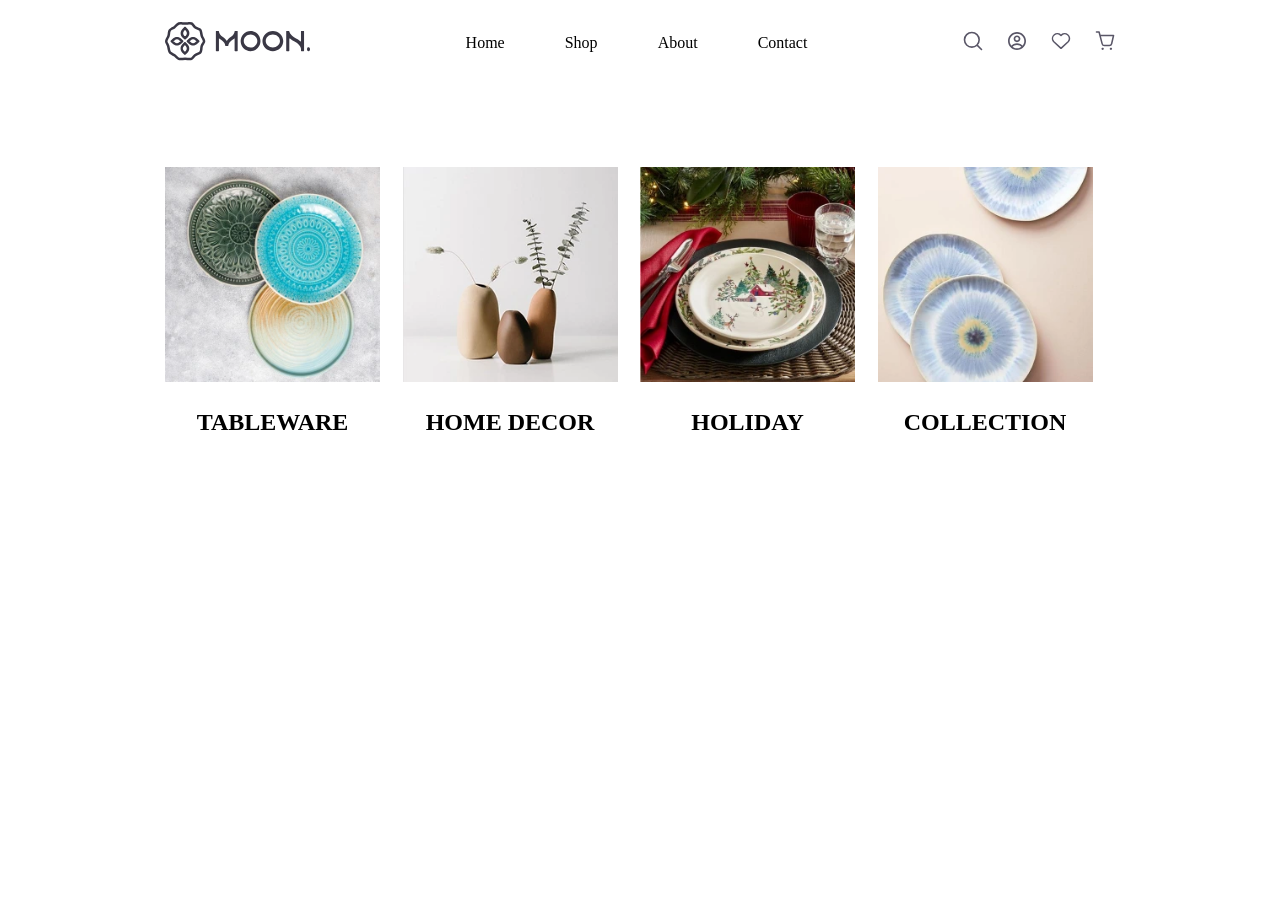
<file: CSS TASK 1/index.html>
<!DOCTYPE html>
<html lang="en">

<head>
    <meta charset="UTF-8">
    <meta name="viewport" content="width=device-width, initial-scale=1.0">
    <title>Document</title>
    <link rel="stylesheet" href="./assets/css/base.css">
    <link rel="stylesheet" href="./assets/css/main.css">
</head>

<body>

    <div class="header">
        <div class="container">
            <div class="row">
                <div class="logo">
                    <a href="./index.html"><img src="./assets/imgs/logo.svg" alt="" /></a>
                </div>
                <div class="list">
                    <ul>
                        <li>
                            <a href="#">Home</a>
                        </li>
                        <li>
                            <a href="#">Shop</a>
                        </li>
                        <li>
                            <a href="#">About</a>
                        </li>
                        <li>
                            <a href="#">Contact</a>
                        </li>
                    </ul>
                </div>
                <div class="icons">
                    <ul>
                        <li>
                            <a href="#">
                                <img src="./assets/imgs/icons/Search.svg" alt="">
                            </a>
                        </li>
                        <li> <a href="#">
                                <img src="./assets/imgs/icons/Avatar.svg" alt="">
                            </a></li>
                        <li> <a href="#">
                                <img src="./assets/imgs/icons/Heart.svg" alt="">
                            </a></li>
                        <li> <a href="#">
                                <img src="./assets/imgs/icons/Shopping cart.svg" alt="">
                            </a></li>
                    </ul>
                </div>
            </div>
        </div>



    </div>


    <div class="collections">
        <div class="container">
            <div class="row">
                <div class="collection">
                    <img src="./assets/imgs/TableWare.webp" alt="TableWare">
                    <h2>TableWare</h2>
                </div>
                <div class="collection">
                    <img src="./assets/imgs/Home decor.webp" alt="Home Decor">
                    <h2>Home decor</h2>
                </div>
                <div class="collection">
                    <img src="./assets/imgs/holiday.webp" alt="Holiday">
                    <h2>holiday</h2>
                </div>
                <div class="collection margin_0">
                    <img src="./assets/imgs/Collection.webp" alt="Collection">
                    <h2>Collection</h2>
                </div>
                <div class="clrfix"></div>
            </div>
        </div>
    </div>

    <!-- <div class="bestsellers">
        <h2>Best Sellers</h2>
        <div class="container">
            <div class="row">
                <div class="bestsaller">
                    <img src="" alt="">
                    <h3></h3>
                    <h3></h3>
                    <p></p>
                    <button></button>
                </div>
                <div class="bestsaller"></div>
                <div class="bestsaller"></div>
                <div class="bestsaller"></div>
            </div>
        </div>
        <div class="container">
            <div class="row">
                <div class="bestsaller"></div>
                <div class="bestsaller"></div>
                <div class="bestsaller"></div>
                <div class="bestsaller"></div>
            </div>
        </div>
    </div> -->



</body>

</html>
</file>
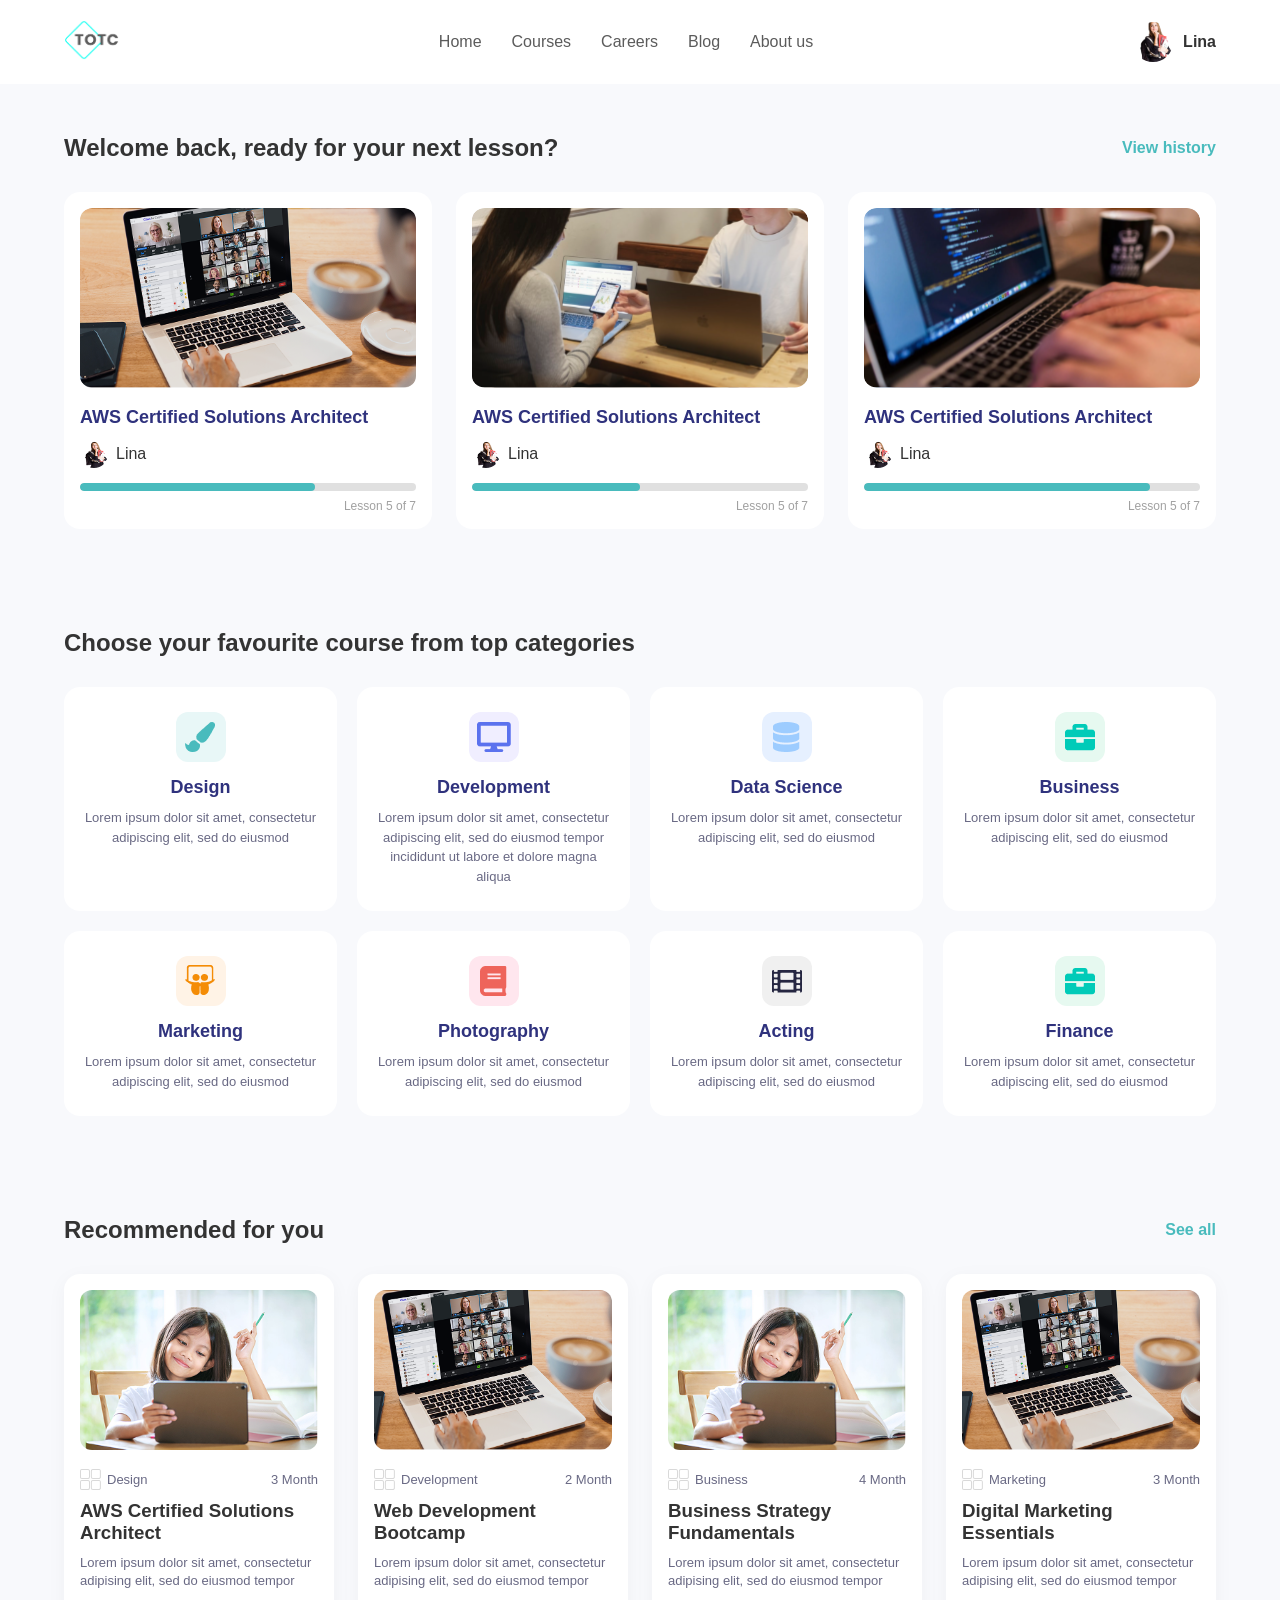
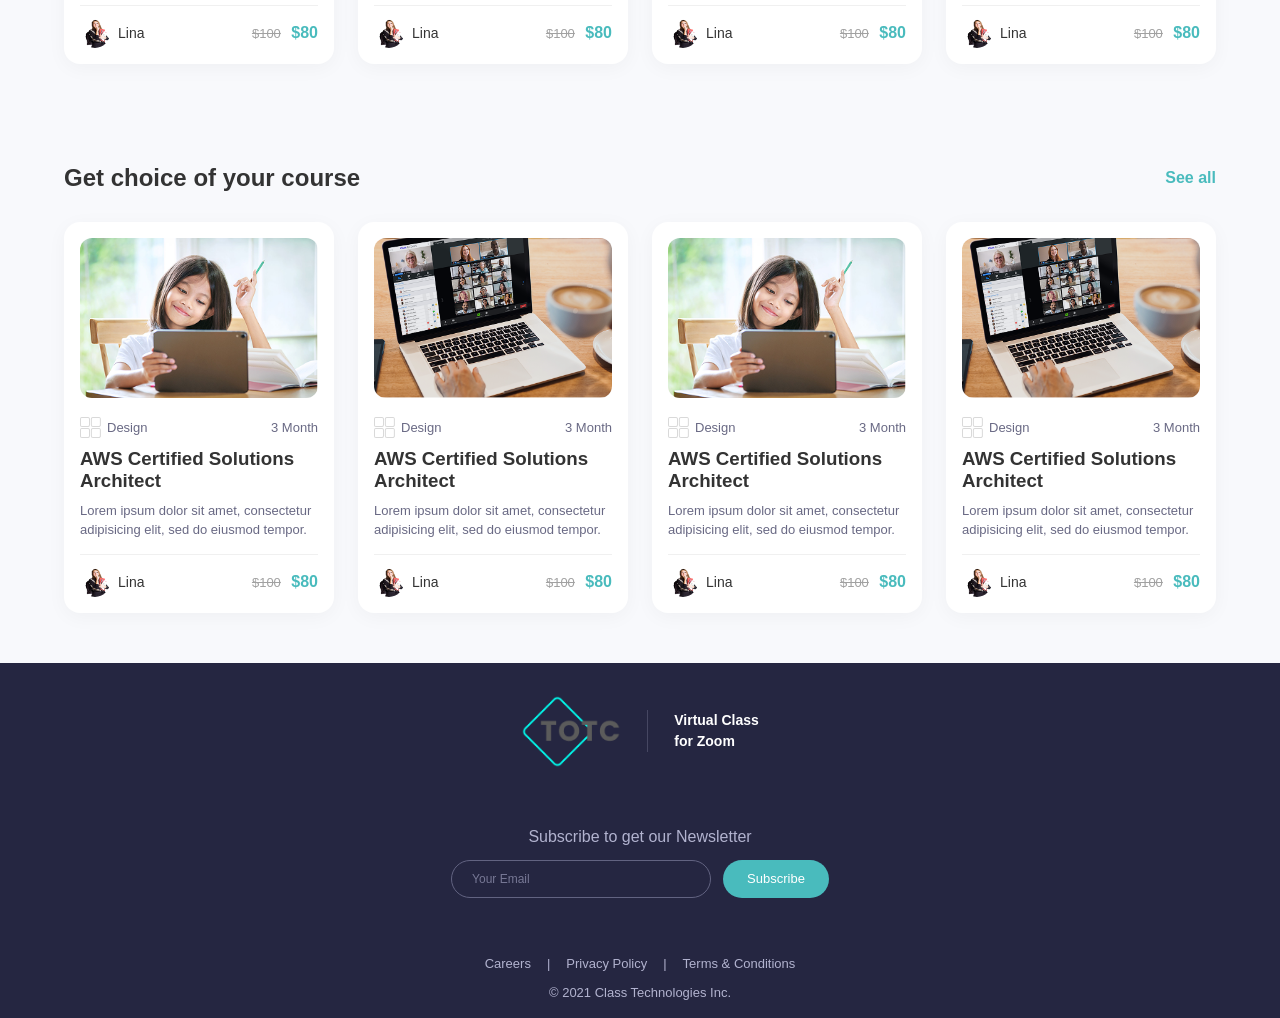
<file: CSS TASK 2/index.html>
<!DOCTYPE html>
<html lang="en">
<head>
  <meta charset="UTF-8">
  <meta name="viewport" content="width=device-width, initial-scale=1.0">
  <link rel="stylesheet" href="./assets/base.css">
  <link rel="stylesheet" href="./assets/main.css">
  <title>TOTC - Learning Platform</title>
</head>
<body>

  <!-- Header Section -->
  <header class="navbar">
    <div class="container">
      <div class="row">
        <a href="./index.html" class="logo">
          <img src="./img/logo.png" alt="TOTC Logo">
        </a>

        <div class="list">
          <ul>
            <li><a href="#">Home</a></li>
            <li><a href="#">Courses</a></li>
            <li><a href="#">Careers</a></li>
            <li><a href="#">Blog</a></li>
            <li><a href="#">About us</a></li>
          </ul>
        </div>

        <a href="#" class="profile">
          <img src="./img/profile.png" alt="Lina" class="profile-img">
          <span class="profile-name">Lina</span>
        </a>
      </div>
    </div>
  </header>

  <!-- Welcome Back / Lessons Section -->
  <section class="welcome-section">
    <div class="container">
      <div class="section-header">
        <h2>Welcome back, ready for your next lesson?</h2>
        <a href="#" class="view-history">View history</a>
      </div>

      <div class="cards-grid">
        <!-- Card 1 -->
        <div class="lesson-card">
          <div class="card-img">
            <img src="./img/lesson1.png" alt="AWS Course">
          </div>
          <div class="card-content">
            <h3>AWS Certified Solutions Architect</h3>
            <div class="author">
              <img src="./img/profile.png" alt="Lina" class="author-img">
              <span>Lina</span>
            </div>
            <div class="progress-container">
              <div class="progress-bar" style="width: 70%;"></div>
            </div>
            <span class="lesson-count">Lesson 5 of 7</span>
          </div>
        </div>

        <!-- Card 2 -->
        <div class="lesson-card">
          <div class="card-img">
            <img src="./img/lesson2.svg" alt="AWS Course">
          </div>
          <div class="card-content">
            <h3>AWS Certified Solutions Architect</h3>
            <div class="author">
              <img src="./img/profile.png" alt="Lina" class="author-img">
              <span>Lina</span>
            </div>
            <div class="progress-container">
              <div class="progress-bar" style="width: 50%;"></div>
            </div>
            <span class="lesson-count">Lesson 5 of 7</span>
          </div>
        </div>

        <!-- Card 3 -->
        <div class="lesson-card">
          <div class="card-img">
            <img src="./img/lesson3.svg" alt="AWS Course">
          </div>
          <div class="card-content">
            <h3>AWS Certified Solutions Architect</h3>
            <div class="author">
              <img src="./img/profile.png" alt="Lina" class="author-img">
              <span>Lina</span>
            </div>
            <div class="progress-container">
              <div class="progress-bar" style="width: 85%;"></div>
            </div>
            <span class="lesson-count">Lesson 5 of 7</span>
          </div>
        </div>
      </div>
    </div>
  </section>

  <!-- Top Categories Section -->
  <section class="categories-section">
    <div class="container">
      <h2 class="category-title">Choose your favourite course from top categories</h2>

      <div class="categories-grid">
        <!-- Card 1: Design -->
       <div class="category-card">
  <div class="icon-box icon-teal">
    <img src="./img/brush-icon.png" alt="Design Icon" class="icon-img">
  </div>
      <h3>Design</h3>
      <p>Lorem ipsum dolor sit amet, consectetur adipiscing elit, sed do eiusmod</p>
    </div>
        <!-- Card 2: Development -->
        <div class="category-card active-card">
          <div class="icon-box icon-purple">
            <img src="./img/computer-icon.png" alt="Design Icon" class="icon-img">
          </div>
          <h3>Development</h3>
          <p>Lorem ipsum dolor sit amet, consectetur adipiscing elit, sed do eiusmod tempor incididunt ut labore et dolore magna aliqua</p>
        </div>

        <!-- Card 3: Data Science -->
        <div class="category-card">
          <div class="icon-box icon-blue">
           <img src="./img/Develepment-icon.png" alt="Design Icon" class="icon-img">
          </div>
          <h3>Data Science</h3>
          <p>Lorem ipsum dolor sit amet, consectetur adipiscing elit, sed do eiusmod</p>
        </div>

        <!-- Card 4: Business -->
        <div class="category-card">
          <div class="icon-box icon-green">
            <img src="./img/Busness.png" alt="Design Icon" class="icon-img">
          </div>
          <h3>Business</h3>
          <p>Lorem ipsum dolor sit amet, consectetur adipiscing elit, sed do eiusmod</p>
        </div>

        <!-- Card 5: Marketing -->
        <div class="category-card">
          <div class="icon-box icon-orange">
           <img src="./img/markiting.png" alt="Marketing Icon" class="icon-img">
          </div>
          <h3>Marketing</h3>
          <p>Lorem ipsum dolor sit amet, consectetur adipiscing elit, sed do eiusmod</p>
        </div>

        <!-- Card 6: Photography -->
        <div class="category-card">
          <div class="icon-box icon-pink">
          <img src="./img/photography.png" alt="Photography Icon" class="icon-img">
          </div>
          <h3>Photography</h3>
          <p>Lorem ipsum dolor sit amet, consectetur adipiscing elit, sed do eiusmod</p>
        </div>

        <!-- Card 7: Acting -->
        <div class="category-card">
          <div class="icon-box icon-gray">
             <img src="./img/Acting.png" alt="Acting Icon" class="icon-img">
          </div>
          <h3>Acting</h3>
          <p>Lorem ipsum dolor sit amet, consectetur adipiscing elit, sed do eiusmod</p>
        </div>

        <!-- Card 8: Finance -->
        <div class="category-card">
          <div class="icon-box icon-green">
            <img src="./img/Busness.png" alt="Business Icon" class="icon-img">
          </div>
          <h3>Finance</h3>
          <p>Lorem ipsum dolor sit amet, consectetur adipiscing elit, sed do eiusmod</p>
        </div>
      </div>
    </div>
  </section>

  <!-- Recommended for you Section -->
  <section class="recommended-section">
    <div class="container">
      <div class="section-header">
        <h2>Recommended for you</h2>
        <a href="#" class="see-all">See all</a>
      </div>

      <div class="recommended-grid">
        <!-- Course Card 1 -->
        <div class="course-card">
          <div class="course-image">
            <img src="./img/pic-child.png" alt="Design course">
          </div>
          <div class="course-content">
            <div class="course-meta">
              <div class="course-type">
                <img src="./img/rec.png" alt="">
                <span>Design</span>
              </div>
              <span class="course-duration">3 Month</span>
            </div>
            <h3>AWS Certified Solutions Architect</h3>
            <p class="course-description">
              Lorem ipsum dolor sit amet, consectetur adipising elit, sed do eiusmod tempor
            </p>
            <div class="course-footer">
              <div class="course-instructor">
                <img src="./img/profile.png" alt="Lina">
                <span>Lina</span>
              </div>
              <div class="course-price">
                <span class="old-price">$100</span>
                <strong class="new-price">$80</strong>
              </div>
            </div>
          </div>
        </div>

        <!-- Course Card 2 -->
        <div class="course-card">
          <div class="course-image">
            <img src="./img/lesson1.png" alt="Development course">
          </div>
          <div class="course-content">
            <div class="course-meta">
              <div class="course-type">
                <img src="./img/rec.png" alt="">
                <span>Development</span>
              </div>
              <span class="course-duration">2 Month</span>
            </div>
            <h3>Web Development Bootcamp</h3>
            <p class="course-description">
              Lorem ipsum dolor sit amet, consectetur adipising elit, sed do eiusmod tempor
            </p>
            <div class="course-footer">
              <div class="course-instructor">
                <img src="./img/profile.png" alt="Lina">
                <span>Lina</span>
              </div>
              <div class="course-price">
                <span class="old-price">$100</span>
                <strong class="new-price">$80</strong>
              </div>
            </div>
          </div>
        </div>

        <!-- Course Card 3 -->
        <div class="course-card">
          <div class="course-image">
            <img src="./img/pic-child.png" alt="Business course">
          </div>
          <div class="course-content">
            <div class="course-meta">
              <div class="course-type">
                <img src="./img/rec.png" alt="">
                <span>Business</span>
              </div>
              <span class="course-duration">4 Month</span>
            </div>
            <h3>Business Strategy Fundamentals</h3>
            <p class="course-description">
              Lorem ipsum dolor sit amet, consectetur adipising elit, sed do eiusmod tempor
            </p>
            <div class="course-footer">
              <div class="course-instructor">
                <img src="./img/profile.png" alt="Lina">
                <span>Lina</span>
              </div>
              <div class="course-price">
                <span class="old-price">$100</span>
                <strong class="new-price">$80</strong>
              </div>
            </div>
          </div>
        </div>

        <!-- Course Card 4 -->
        <div class="course-card">
          <div class="course-image">
            <img src="./img/lesson1.png" alt="Marketing course">
          </div>
          <div class="course-content">
            <div class="course-meta">
              <div class="course-type">
                <img src="./img/rec.png" alt="">
                <span>Marketing</span>
              </div>
              <span class="course-duration">3 Month</span>
            </div>
            <h3>Digital Marketing Essentials</h3>
            <p class="course-description">
              Lorem ipsum dolor sit amet, consectetur adipising elit, sed do eiusmod tempor
            </p>
            <div class="course-footer">
              <div class="course-instructor">
                <img src="./img/profile.png" alt="Lina">
                <span>Lina</span>
              </div>
              <div class="course-price">
                <span class="old-price">$100</span>
                <strong class="new-price">$80</strong>
              </div>
            </div>
          </div>
        </div>
      </div>
    </div>
  </section>

  <!-- Get Choice Section -->
  <section class="get-choice">
    <div class="container">
      <div class="get-choice-header">
        <h2>Get choice of your course</h2>
        <a href="#" class="see-all">See all</a>
      </div>

      <div class="get-choice-grid">
        <div class="sample-get-choice">
          <div class="get-choice-first-img">
            <img src="./img/pic-child.png" alt="Design course">
          </div>
          <div class="course-content">
            <div class="course-meta">
              <div class="course-type">
                <img src="./img/rec.png" alt="">
                <span>Design</span>
              </div>
              <span class="course-duration">3 Month</span>
            </div>
            <h3>AWS Certified Solutions Architect</h3>
            <p class="course-description">
              Lorem ipsum dolor sit amet, consectetur adipisicing elit, sed do eiusmod tempor.
            </p>
            <div class="course-footer">
              <div class="course-instructor">
                <img src="./img/profile.png" alt="Lina">
                <span>Lina</span>
              </div>
              <div class="course-price">
                <span class="old-price">$100</span>
                <strong class="new-price">$80</strong>
              </div>
            </div>
          </div>
        </div>
         <div class="sample-get-choice">
          <div class="get-choice-first-img">
            <img src="./img/lesson1.png" alt="Design course">
          </div>
          <div class="course-content">
            <div class="course-meta">
              <div class="course-type">
                <img src="./img/rec.png" alt="">
                <span>Design</span>
              </div>
              <span class="course-duration">3 Month</span>
            </div>
            <h3>AWS Certified Solutions Architect</h3>
            <p class="course-description">
              Lorem ipsum dolor sit amet, consectetur adipisicing elit, sed do eiusmod tempor.
            </p>
            <div class="course-footer">
              <div class="course-instructor">
                <img src="./img/profile.png" alt="Lina">
                <span>Lina</span>
              </div>
              <div class="course-price">
                <span class="old-price">$100</span>
                <strong class="new-price">$80</strong>
              </div>
            </div>
          </div>
        </div>
         <div class="sample-get-choice">
          <div class="get-choice-first-img">
            <img src="./img/pic-child.png" alt="Design course">
          </div>
          <div class="course-content">
            <div class="course-meta">
              <div class="course-type">
                <img src="./img/rec.png" alt="">
                <span>Design</span>
              </div>
              <span class="course-duration">3 Month</span>
            </div>
            <h3>AWS Certified Solutions Architect</h3>
            <p class="course-description">
              Lorem ipsum dolor sit amet, consectetur adipisicing elit, sed do eiusmod tempor.
            </p>
            <div class="course-footer">
              <div class="course-instructor">
                <img src="./img/profile.png" alt="Lina">
                <span>Lina</span>
              </div>
              <div class="course-price">
                <span class="old-price">$100</span>
                <strong class="new-price">$80</strong>
              </div>
            </div>
          </div>
        </div>
         <div class="sample-get-choice">
          <div class="get-choice-first-img">
            <img src="./img/lesson1.png" alt="Design course">
          </div>
          <div class="course-content">
            <div class="course-meta">
              <div class="course-type">
                <img src="./img/rec.png" alt="">
                <span>Design</span>
              </div>
              <span class="course-duration">3 Month</span>
            </div>
            <h3>AWS Certified Solutions Architect</h3>
            <p class="course-description">
              Lorem ipsum dolor sit amet, consectetur adipisicing elit, sed do eiusmod tempor.
            </p>
            <div class="course-footer">
              <div class="course-instructor">
                <img src="./img/profile.png" alt="Lina">
                <span>Lina</span>
              </div>
              <div class="course-price">
                <span class="old-price">$100</span>
                <strong class="new-price">$80</strong>
              </div>
            </div>
          </div>
        </div>
      </div>
    </div>
  </section>
<!-- Footer Section -->
<footer class="footer-section">

  <div class="footer-header">
    <div class="footer-logo">
      <img src="./img/logo.png" alt="TOTC logo">
    </div>

    <div class="header-content">
      <p>Virtual Class<br>for Zoom</p>
    </div>
  </div>

  <div class="footer-newsletter">

    <p class="title-search">
      Subscribe to get our Newsletter
    </p>

    <form class="newsletter-form">
      <input
        type="email"
        placeholder="Your Email"
        aria-label="Your Email"
        required
      >
      <button type="submit">Subscribe</button>
    </form> </div>

  <div class="footer-links">
    <a href="#">Careers</a>
    <span>|</span>
    <a href="#">Privacy Policy</a>
    <span>|</span>
    <a href="#">Terms & Conditions</a>
  </div>
  <p class="footer-copyright">
    © 2021 Class Technologies Inc.
  </p>
</footer>
</body>
</html>
</file>
<file: CSS TASK 1/assets/css/base.css>
* {
    margin: 0;
    padding: 0;
    box-sizing: border-box;
}

a {
    text-decoration: none;
    color: #000000;
}

button {
    background-color: transparent;
    border: 0;
}

ul {
    list-style-type: none;
}
</file>
<file: CSS TASK 1/assets/css/main.css>
.header {
    display: flex;
    flex-wrap: wrap;
    padding: 21.84px 0;
    align-items: center;
    justify-content: space-between;


}

.container {
    width: calc(100% - 330px);
    margin: auto;
}


.row {
    display: flex;
    flex-wrap: wrap;
    align-items: center;
    justify-content: space-between;
}


.list ul {
    display: flex;
    flex-wrap: wrap;
    gap: 60px;
}

.icons ul {
    display: flex;
    flex-wrap: wrap;
    gap: 24px;
    ;
}

.collections {
    display: flex;
    flex-wrap: wrap;
    gap: 30px;
    text-align: center;
    padding-top: 80px;
    /* padding-bottom: 116px; */
}



.collection {
    width: calc((100% - 90px) / 4);
}

.collection img {
    width: 100%;
}

.collection h2 {
    margin-top: 23px;
    text-transform: uppercase;
}

.bestsellers{
    display: flex;
    flex-wrap: wrap;
align-items: center;
}
.bestsellers h2{
text-transform: uppercase;
width: ( 100% - 1049px);
padding-top: 80px ;
text-align: center;

}
</file>
<file: CSS TASK 2/assets/base.css>
* {
  margin: 0;
  padding: 0;
  box-sizing: border-box;
  font-family: 'Poppins', sans-serif, system-ui;
}

body {
  background-color: #f8f9fc;
  color: #333;
}
</file>
<file: CSS TASK 2/assets/main.css>
.container {
  width: 90%;
  max-width: 1200px;
  margin: 0 auto;
}

/* Header / Navbar */
.navbar {
  background-color: #fff;
  padding: 20px 0;
}

.navbar .row {
  display: flex;
  justify-content: space-between;
  align-items: center;
}

.logo img {
  height: 40px;
}

.list ul {
  display: flex;
  list-style: none;
  gap: 30px;
}

.list a {
  text-decoration: none;
  color: #5b5b5b;
  font-weight: 500;
  
}

.list a:hover {
 
text-decoration: underline;
text-decoration-color: #2d7ff9;
}

.profile {
  display: flex;
  align-items: center;
  gap: 10px;
  text-decoration: none;
  color: #333;
  font-weight: 600;
}

.profile-img {
  width: 40px;
  height: 40px;
  border-radius: 50%;
  object-fit: cover;
}

/* Section Common Headers */
.section-header, .get-choice-header {
  display: flex;
  justify-content: space-between;
  align-items: center;
  margin-bottom: 30px;
}

.section-header h2, .get-choice-header h2 {
  font-size: 24px;
  font-weight: 600;
}

.view-history, .see-all {
  color: #49bbbd;
  text-decoration: none;
  font-weight: 600;
  font-size: 16px;
}

/* Welcome Section */
.welcome-section {
  padding: 50px 0;
}

.cards-grid {
  display: flex;
  gap: 24px;
}

.lesson-card {
  flex: 1;
  min-width: 280px;
  background: #fff;
  border-radius: 16px;
  padding: 16px;
  display: flex;
  flex-direction: column;
}

.card-img img {
  width: 100%;
  height: 180px;
  object-fit: cover;
  border-radius: 12px;
}

.card-content {
  padding-top: 15px;
}

.card-content h3 {
  font-size: 18px;
  color: #2f327d;
  margin-bottom: 12px;
}

.author {
  display: flex;
  align-items: center;
  gap: 8px;
  margin-bottom: 15px;
}

.author-img {
  width: 28px;
  height: 28px;
  border-radius: 50%;
}

.progress-container {
  width: 100%;
  height: 8px;
  background-color: #e0e0e0;
  border-radius: 10px;
  overflow: hidden;
  margin-bottom: 8px;
}

.progress-bar {
  height: 100%;
  background-color: #49bbbd;
  border-radius: 10px;
}

.lesson-count {
  font-size: 12px;
  color: #a1a1a1;
  display: block;
  text-align: right;
}

/* Categories Section */
.categories-section {
  padding: 50px 0;
}

.category-title {
  font-size: 24px;
  margin-bottom: 30px;
}

.categories-grid {
  display: grid;
  grid-template-columns: repeat(4, 1fr);
  gap: 20px;
}

.category-card {
  background: #fff;
  padding: 25px 20px;
  border-radius: 16px;
  text-align: center;
}

.icon-box {
  width: 50px;
  height: 50px;
  border-radius: 12px;
  display: flex;
  align-items: center;
  justify-content: center;
  margin: 0 auto 15px;
}

.icon-teal { background: #e8f7f7; color: #49bbbd; }
.icon-purple { background: #f0eeff; color: #5b43d6; }
.icon-blue { background: #e6f0ff; color: #2d7ff9; }
.icon-green { background: #e6f9f0; color: #00c853; }
.icon-orange { background: #fff3e6; color: #ff9800; }
.icon-pink { background: #ffe6ee; color: #e91e63; }
.icon-gray { background: #f0f0f0; color: #607d8b; }

.category-card h3 {
  font-size: 18px;
  color: #2f327d;
  margin-bottom: 10px;
}

.category-card p {
  font-size: 13px;
  color: #696984;
  line-height: 1.5;
}

/* ========================= Recommended Section & Get Choice ================================== */
.recommended-section, .get-choice {
  padding: 50px 0;
}

.recommended-grid, .get-choice-grid {
  display: grid;
  grid-template-columns: repeat(auto-fill, minmax(260px, 1fr));
  gap: 24px;
}

.course-card, .sample-get-choice {
  background: #fff;
  border-radius: 16px;
  padding: 16px;
  box-shadow: 0 4px 20px rgba(0, 0, 0, 0.04);
}

.course-image img, .get-choice-first-img img {
  width: 100%;
  height: 160px;
  object-fit: cover;
  border-radius: 12px;
}

.course-meta {
  display: flex;
  justify-content: space-between;
  align-items: center;
  margin: 15px 0 10px;
}

.course-type {
  display: flex;
  align-items: center;
  gap: 6px;
  font-size: 13px;
  color: #696984;
}

.course-duration {
  font-size: 13px;
  color: #696984;
}

.course-description {
  font-size: 13px;
  color: #696984;
  margin: 10px 0 15px;
  line-height: 1.4;
}

.course-footer {
  display: flex;
  justify-content: space-between;
  align-items: center;
  border-top: 1px solid #f0f0f0;
  padding-top: 12px;
}

.course-instructor {
  display: flex;
  align-items: center;
  gap: 8px;
  font-size: 14px;
  font-weight: 500;
}

.course-instructor img {
  width: 30px;
  height: 30px;
  border-radius: 50%;
}

.course-price .old-price {
  text-decoration: line-through;
  color: #a1a1a1;
  font-size: 13px;
  margin-right: 6px;
}

.course-price .new-price {
  color: #49bbbd;
  font-size: 16px;
}

/* Responsive Media Queries */
@media (max-width: 992px) {
  .categories-grid {
    grid-template-columns: repeat(2, 1fr);
  }
}

@media (max-width: 768px) {
  .navbar .row {
    flex-direction: column;
    gap: 15px;
  }
  
  .list ul {
    gap: 15px;
    flex-wrap: wrap;
    justify-content: center;
  }
}

@media (max-width: 576px) {
  .categories-grid {
    grid-template-columns: 1fr;
  }
}

/* Footer Section */
.footer-section {
  background-color: #252641;
  color: #B2B3CF;
  padding: 32px 20px 18px;
  text-align: center;
}

/* Logo and Title */
.footer-header {
  display: flex;
  justify-content: center;
  align-items: center;
  gap: 26px;
  margin-bottom: 60px;
}

.footer-logo img {
  display: block;
  width: 100px;
  max-width: 100%;
}

.header-content {
  border-left: 1px solid #464762;
  padding-left: 26px;
  text-align: left;
  color: #fff;
  font-size: 14px;
  font-weight: 600;
  line-height: 1.5;
}

/* Newsletter */
.footer-newsletter {
  margin-bottom: 58px;
}

.title-search {
  margin-bottom: 14px;
  font-size: 16px;
  font-weight: 500;
}

.newsletter-form {
  display: flex;
  justify-content: center;
  align-items: center;
  gap: 12px;
}

.newsletter-form input {
  width: 260px;
  height: 38px;
  padding: 0 20px;
  border: 1px solid #626381;
  border-radius: 25px;
  background-color: transparent;
  color: #fff;
  outline: none;
  font-family: inherit;
  font-size: 12px;
}

.newsletter-form input::placeholder {
  color: #777895;
}

.newsletter-form button {
  height: 38px;
  padding: 0 24px;
  border: none;
  border-radius: 25px;
  background-color: #49BBBD;
  color: #fff;
  font-family: inherit;
  font-size: 13px;
}

/* Footer Links */
.footer-links {
  display: flex;
  justify-content: center;
  align-items: center;
  gap: 16px;
  margin-bottom: 14px;
  font-size: 13px;
}

.footer-links a {
  color: #B2B3CF;
  text-decoration: none;
}

/* Copyright */
.footer-copyright {
  font-size: 13px;
}

/* Responsive */
@media (max-width: 480px) {
  .footer-header {
    gap: 16px;
    margin-bottom: 45px;
  }

  .footer-logo img {
    width: 80px;
  }

  .header-content {
    padding-left: 16px;
    font-size: 12px;
  }

  .newsletter-form {
    flex-direction: column;
  }

  .newsletter-form input,
  .newsletter-form button {
    width: min(100%, 280px);
  }

  .footer-newsletter {
    margin-bottom: 40px;
  }

  .footer-links {
    gap: 10px;
    font-size: 11px;
  }
}
</file>
